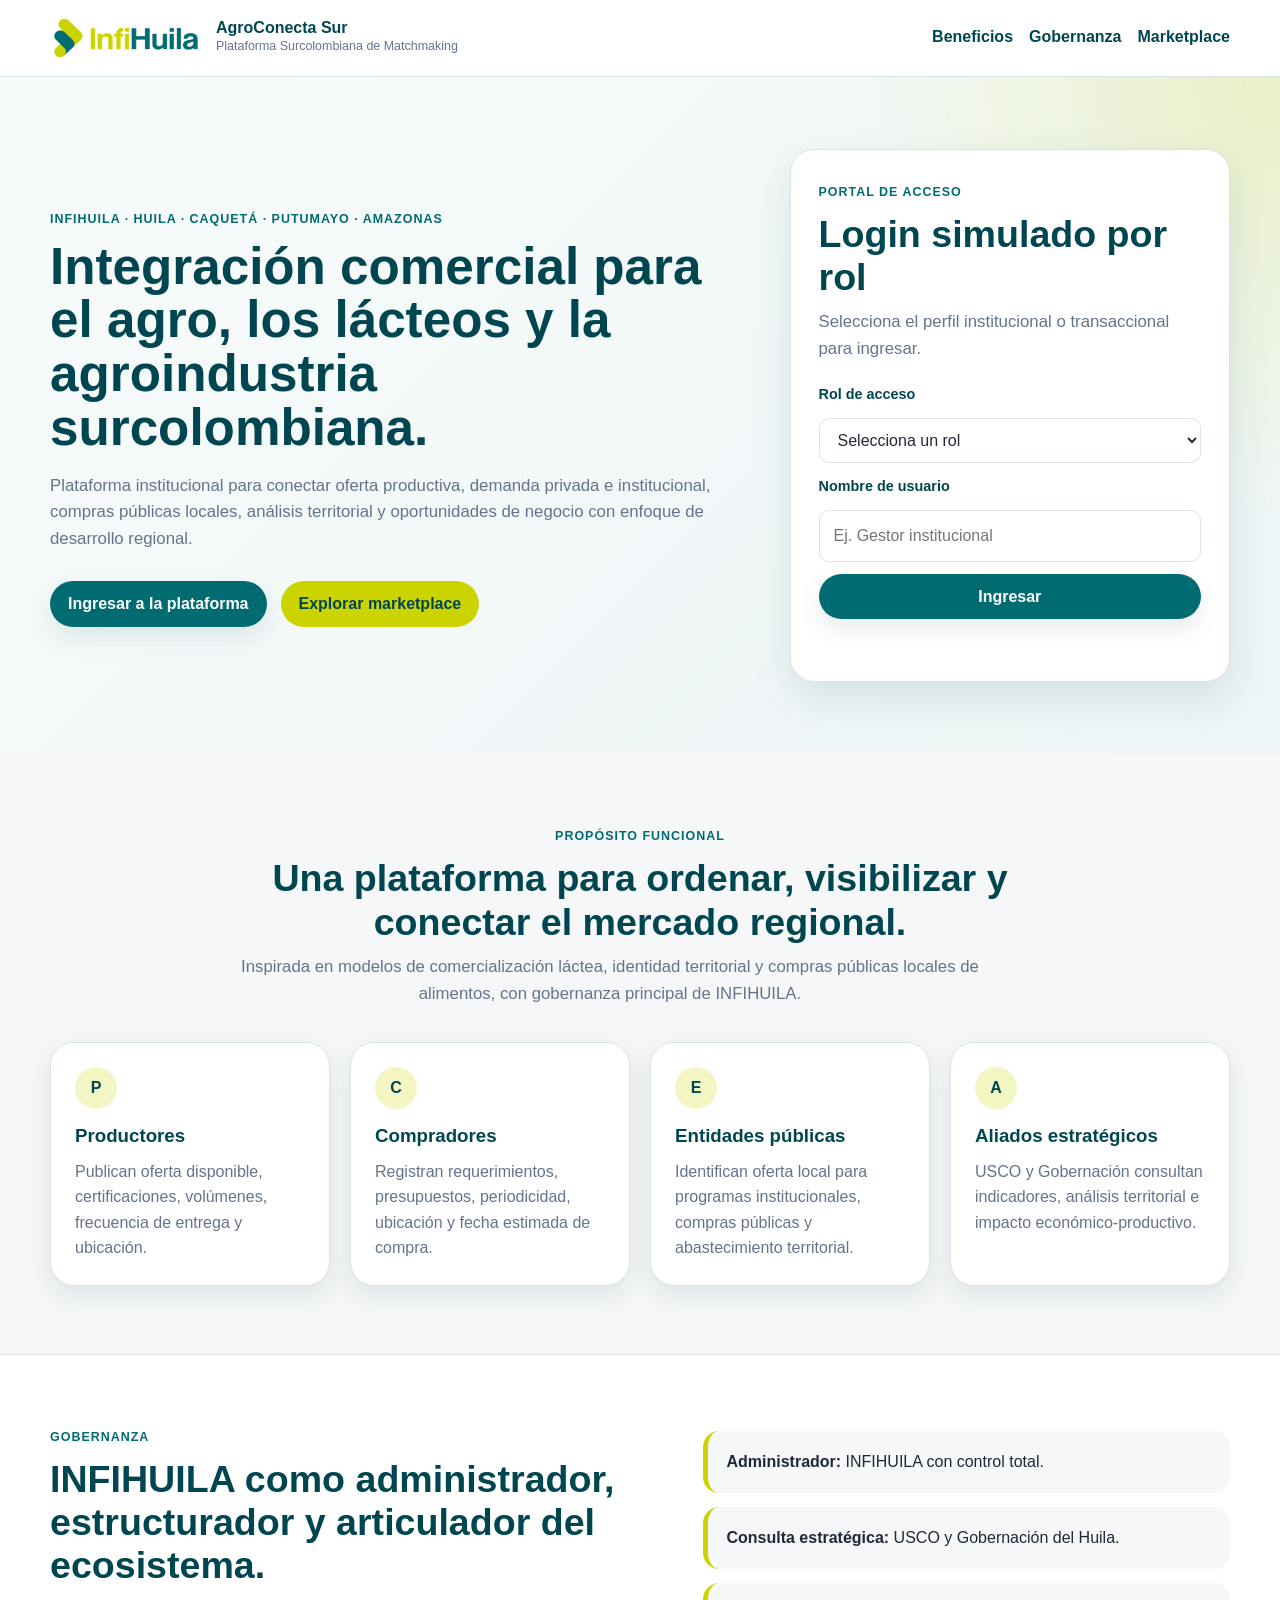
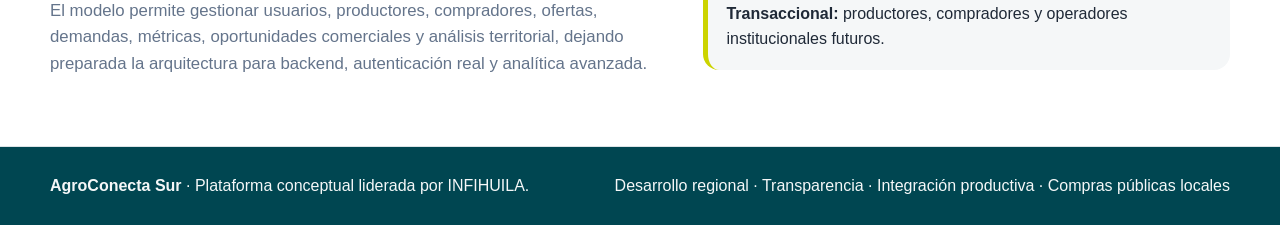
<file: index.html>
<!DOCTYPE html>
<html lang="es">
<head>
  <meta charset="UTF-8" />
  <meta name="viewport" content="width=device-width, initial-scale=1.0" />
  <title>AgroConecta Sur | Plataforma Surcolombiana de Matchmaking Agropecuario y Lácteo</title>
  <link rel="stylesheet" href="styles.css" />
</head>
<body data-page="landing">
  <header class="site-header">
    <div class="container header-content">
      <a class="brand" href="index.html" aria-label="Ir al inicio">
        <img class="brand-logo" src="[data-uri]" data-logo-path="./assets/logo-infihuila.png" alt="Logo INFIHUILA" />
        <div>
          <strong>AgroConecta Sur</strong>
          <span>Plataforma Surcolombiana de Matchmaking</span>
        </div>
      </a>
      <nav class="main-nav" aria-label="Navegación principal">
        <a href="#beneficios">Beneficios</a>
        <a href="#gobernanza">Gobernanza</a>
        <a href="marketplace.html">Marketplace</a>
      </nav>
    </div>
  </header>

  <main>
    <section class="hero">
      <div class="container hero-grid">
        <div class="hero-copy">
          <span class="eyebrow">INFIHUILA · Huila · Caquetá · Putumayo · Amazonas</span>
          <h1>Integración comercial para el agro, los lácteos y la agroindustria surcolombiana.</h1>
          <p>
            Plataforma institucional para conectar oferta productiva, demanda privada e institucional,
            compras públicas locales, análisis territorial y oportunidades de negocio con enfoque de
            desarrollo regional.
          </p>
          <div class="hero-actions">
            <a class="btn btn-primary" href="#acceso">Ingresar a la plataforma</a>
            <a class="btn btn-secondary" href="marketplace.html">Explorar marketplace</a>
          </div>
        </div>

        <aside class="login-card" id="acceso" aria-label="Portal de acceso simulado">
          <div class="section-heading compact">
            <span class="eyebrow">Portal de acceso</span>
            <h2>Login simulado por rol</h2>
            <p>Selecciona el perfil institucional o transaccional para ingresar.</p>
          </div>

          <form id="loginForm" class="form-stack">
            <label for="roleSelect">Rol de acceso</label>
            <select id="roleSelect" required>
              <option value="">Selecciona un rol</option>
              <option value="INFIHUILA">INFIHUILA</option>
              <option value="USCO">USCO</option>
              <option value="Gobernación del Huila">Gobernación del Huila</option>
              <option value="Productor">Productor</option>
              <option value="Comprador">Comprador</option>
            </select>
            <label for="userName">Nombre de usuario</label>
            <input id="userName" type="text" placeholder="Ej. Gestor institucional" required />
            <button class="btn btn-primary full" type="submit">Ingresar</button>
            <p id="loginMessage" class="form-message" role="status"></p>
          </form>
        </aside>
      </div>
    </section>

    <section class="section" id="beneficios">
      <div class="container">
        <div class="section-heading">
          <span class="eyebrow">Propósito funcional</span>
          <h2>Una plataforma para ordenar, visibilizar y conectar el mercado regional.</h2>
          <p>
            Inspirada en modelos de comercialización láctea, identidad territorial y compras públicas
            locales de alimentos, con gobernanza principal de INFIHUILA.
          </p>
        </div>

        <div class="cards-grid four">
          <article class="info-card">
            <span class="icon-pill">P</span>
            <h3>Productores</h3>
            <p>Publican oferta disponible, certificaciones, volúmenes, frecuencia de entrega y ubicación.</p>
          </article>
          <article class="info-card">
            <span class="icon-pill">C</span>
            <h3>Compradores</h3>
            <p>Registran requerimientos, presupuestos, periodicidad, ubicación y fecha estimada de compra.</p>
          </article>
          <article class="info-card">
            <span class="icon-pill">E</span>
            <h3>Entidades públicas</h3>
            <p>Identifican oferta local para programas institucionales, compras públicas y abastecimiento territorial.</p>
          </article>
          <article class="info-card">
            <span class="icon-pill">A</span>
            <h3>Aliados estratégicos</h3>
            <p>USCO y Gobernación consultan indicadores, análisis territorial e impacto económico-productivo.</p>
          </article>
        </div>
      </div>
    </section>

    <section class="section section-soft" id="gobernanza">
      <div class="container split-layout">
        <div>
          <span class="eyebrow">Gobernanza</span>
          <h2>INFIHUILA como administrador, estructurador y articulador del ecosistema.</h2>
          <p>
            El modelo permite gestionar usuarios, productores, compradores, ofertas, demandas, métricas,
            oportunidades comerciales y análisis territorial, dejando preparada la arquitectura para backend,
            autenticación real y analítica avanzada.
          </p>
        </div>
        <div class="role-list">
          <div><strong>Administrador:</strong> INFIHUILA con control total.</div>
          <div><strong>Consulta estratégica:</strong> USCO y Gobernación del Huila.</div>
          <div><strong>Transaccional:</strong> productores, compradores y operadores institucionales futuros.</div>
        </div>
      </div>
    </section>
  </main>

  <footer class="site-footer">
    <div class="container footer-grid">
      <p><strong>AgroConecta Sur</strong> · Plataforma conceptual liderada por INFIHUILA.</p>
      <p>Desarrollo regional · Transparencia · Integración productiva · Compras públicas locales</p>
    </div>
  </footer>

  <script src="app.js"></script>
</body>
</html>
</file>
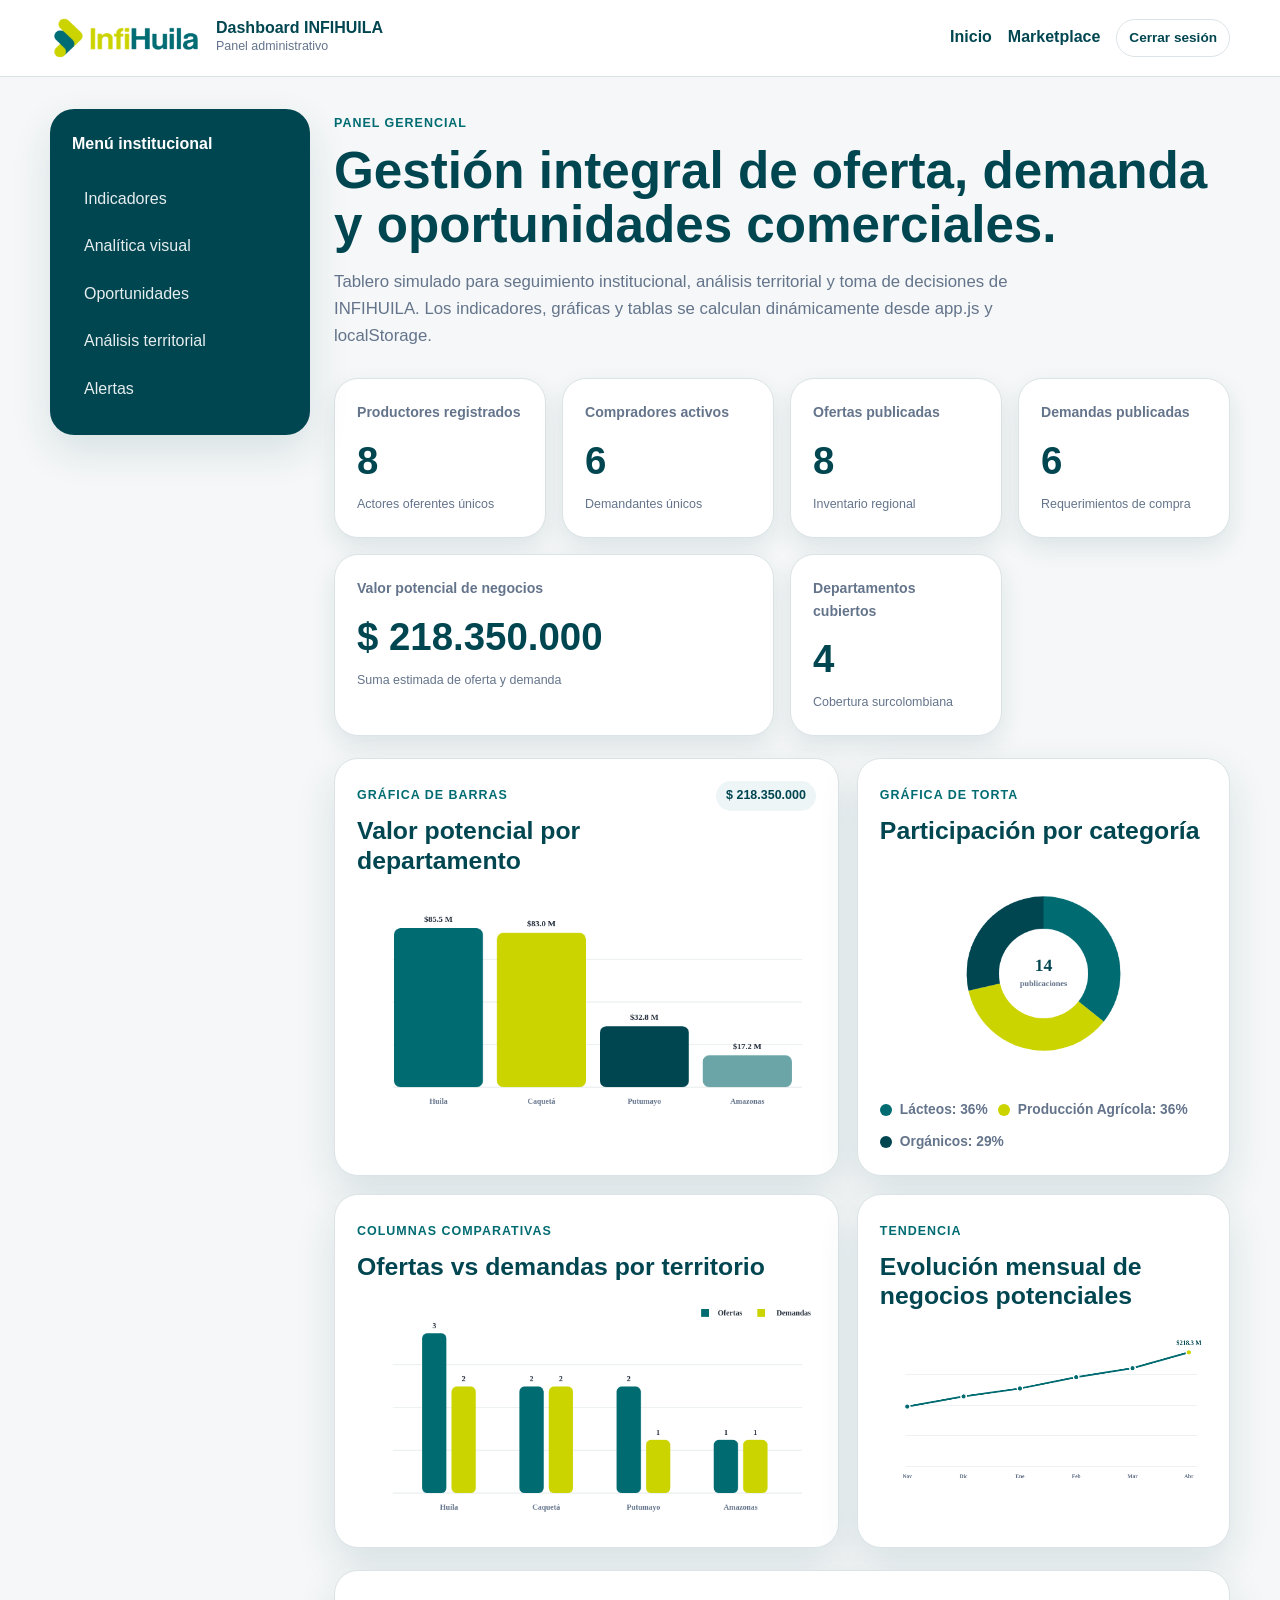
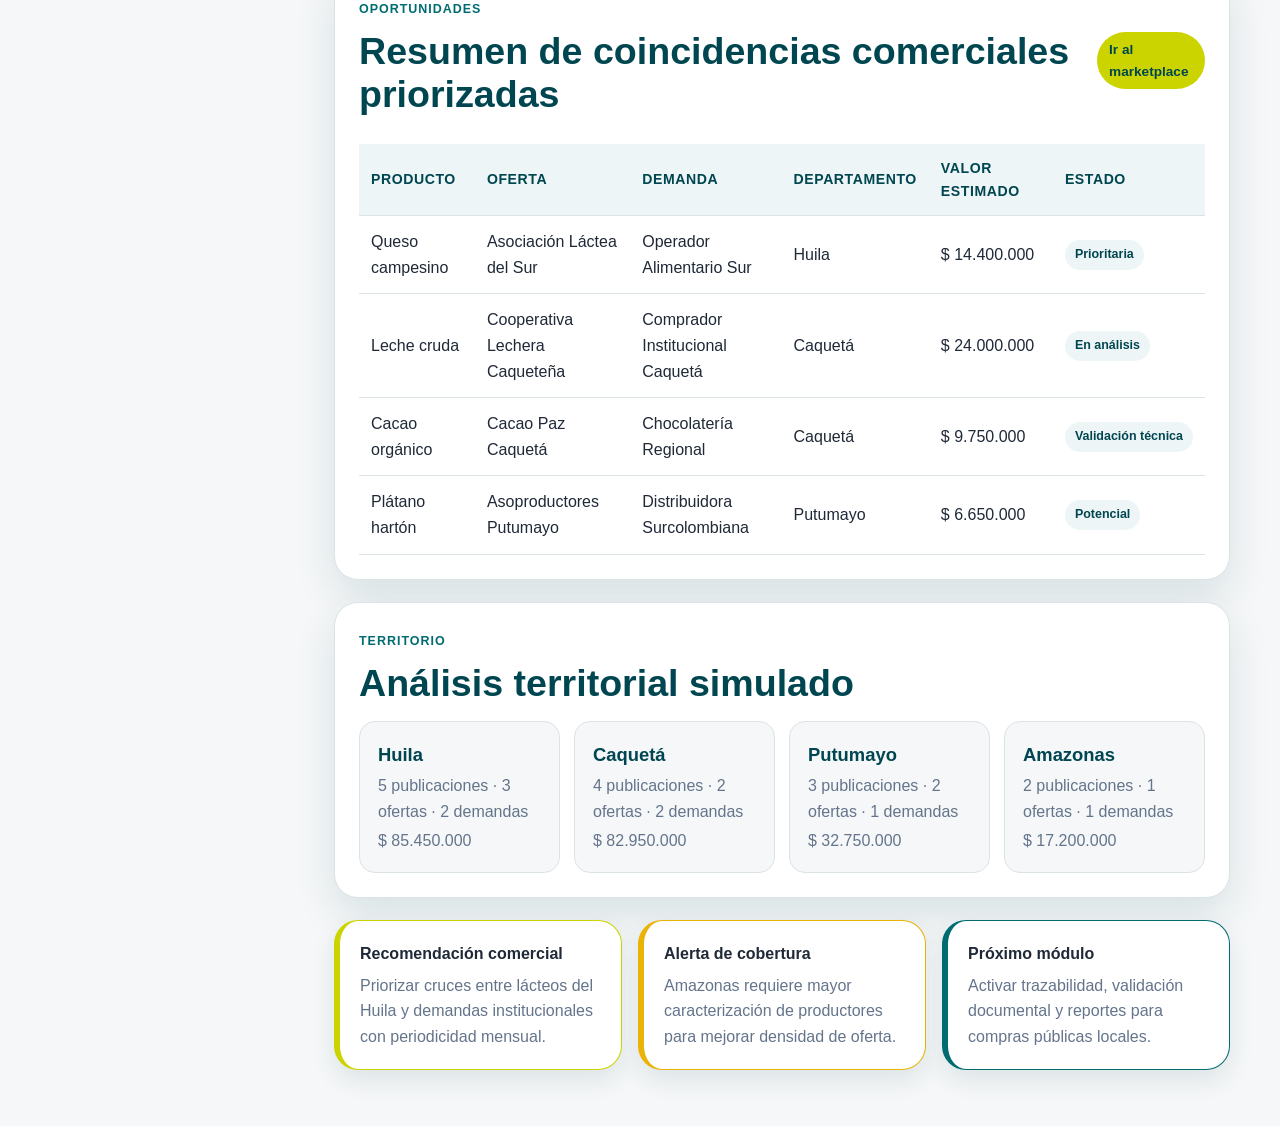
<file: dashboard_infihuila.html>
<!DOCTYPE html>
<html lang="es">
<head>
  <meta charset="UTF-8" />
  <meta name="viewport" content="width=device-width, initial-scale=1.0" />
  <title>Dashboard INFIHUILA | AgroConecta Sur</title>
  <link rel="stylesheet" href="styles.css" />
</head>
<body data-page="dashboard">
  <header class="site-header compact-header">
    <div class="container header-content">
      <a class="brand" href="index.html">
        <img class="brand-logo" src="[data-uri]" data-logo-path="./assets/logo-infihuila.png" alt="Logo INFIHUILA" />
        <div>
          <strong>Dashboard INFIHUILA</strong>
          <span id="sessionLabel">Panel administrativo</span>
        </div>
      </a>
      <nav class="main-nav">
        <a href="index.html">Inicio</a>
        <a href="marketplace.html">Marketplace</a>
        <button id="logoutBtn" class="btn btn-outline small" type="button">Cerrar sesión</button>
      </nav>
    </div>
  </header>

  <main class="dashboard-layout container">
    <aside class="sidebar">
      <h2>Menú institucional</h2>
      <a href="#indicadores">Indicadores</a>
      <a href="#analitica">Analítica visual</a>
      <a href="#oportunidades">Oportunidades</a>
      <a href="#territorio">Análisis territorial</a>
      <a href="#alertas">Alertas</a>
    </aside>

    <section class="dashboard-main">
      <div class="page-title">
        <span class="eyebrow">Panel gerencial</span>
        <h1>Gestión integral de oferta, demanda y oportunidades comerciales.</h1>
        <p>
          Tablero simulado para seguimiento institucional, análisis territorial y toma de decisiones
          de INFIHUILA. Los indicadores, gráficas y tablas se calculan dinámicamente desde app.js y localStorage.
        </p>
      </div>

      <section id="indicadores" class="kpi-grid" aria-label="Indicadores principales">
        <article class="kpi-card"><span>Productores registrados</span><strong id="kpiProductores">0</strong><small>Actores oferentes únicos</small></article>
        <article class="kpi-card"><span>Compradores activos</span><strong id="kpiCompradores">0</strong><small>Demandantes únicos</small></article>
        <article class="kpi-card"><span>Ofertas publicadas</span><strong id="kpiOfertas">0</strong><small>Inventario regional</small></article>
        <article class="kpi-card"><span>Demandas publicadas</span><strong id="kpiDemandas">0</strong><small>Requerimientos de compra</small></article>
        <article class="kpi-card wide"><span>Valor potencial de negocios</span><strong id="kpiValor">$0</strong><small>Suma estimada de oferta y demanda</small></article>
        <article class="kpi-card"><span>Departamentos cubiertos</span><strong id="kpiDepartamentos">0</strong><small>Cobertura surcolombiana</small></article>
      </section>

      <section id="analitica" class="analytics-grid" aria-label="Analítica visual">
        <article class="chart-card">
          <div class="chart-heading">
            <div>
              <span class="eyebrow">Gráfica de barras</span>
              <h2>Valor potencial por departamento</h2>
            </div>
            <span class="badge badge-neutral" id="totalValueBadge">COP $0</span>
          </div>
          <canvas id="chartDepartmentValue" width="720" height="360" aria-label="Valor potencial por departamento" role="img"></canvas>
        </article>

        <article class="chart-card">
          <div class="chart-heading">
            <div>
              <span class="eyebrow">Gráfica de torta</span>
              <h2>Participación por categoría</h2>
            </div>
          </div>
          <canvas id="chartCategoryPie" width="520" height="360" aria-label="Participación por categoría" role="img"></canvas>
          <div id="categoryLegend" class="chart-legend"></div>
        </article>

        <article class="chart-card">
          <div class="chart-heading">
            <div>
              <span class="eyebrow">Columnas comparativas</span>
              <h2>Ofertas vs demandas por territorio</h2>
            </div>
          </div>
          <canvas id="chartOfferDemand" width="720" height="360" aria-label="Ofertas y demandas por departamento" role="img"></canvas>
        </article>

        <article class="chart-card">
          <div class="chart-heading">
            <div>
              <span class="eyebrow">Tendencia</span>
              <h2>Evolución mensual de negocios potenciales</h2>
            </div>
          </div>
          <canvas id="chartTrend" width="720" height="360" aria-label="Tendencia mensual de valor potencial" role="img"></canvas>
        </article>
      </section>

      <section id="oportunidades" class="panel-card">
        <div class="panel-heading">
          <div>
            <span class="eyebrow">Oportunidades</span>
            <h2>Resumen de coincidencias comerciales priorizadas</h2>
          </div>
          <a class="btn btn-secondary small" href="marketplace.html">Ir al marketplace</a>
        </div>
        <div class="table-wrapper">
          <table>
            <thead>
              <tr>
                <th>Producto</th>
                <th>Oferta</th>
                <th>Demanda</th>
                <th>Departamento</th>
                <th>Valor estimado</th>
                <th>Estado</th>
              </tr>
            </thead>
            <tbody id="opportunitiesTable"></tbody>
          </table>
        </div>
      </section>

      <section id="territorio" class="panel-card">
        <span class="eyebrow">Territorio</span>
        <h2>Análisis territorial simulado</h2>
        <div id="territoryAnalysis" class="territory-grid"></div>
      </section>

      <section id="alertas" class="alerts-grid">
        <article class="alert-card success">
          <strong>Recomendación comercial</strong>
          <p>Priorizar cruces entre lácteos del Huila y demandas institucionales con periodicidad mensual.</p>
        </article>
        <article class="alert-card warning">
          <strong>Alerta de cobertura</strong>
          <p>Amazonas requiere mayor caracterización de productores para mejorar densidad de oferta.</p>
        </article>
        <article class="alert-card info">
          <strong>Próximo módulo</strong>
          <p>Activar trazabilidad, validación documental y reportes para compras públicas locales.</p>
        </article>
      </section>
    </section>
  </main>

  <script src="app.js"></script>
</body>
</html>
</file>
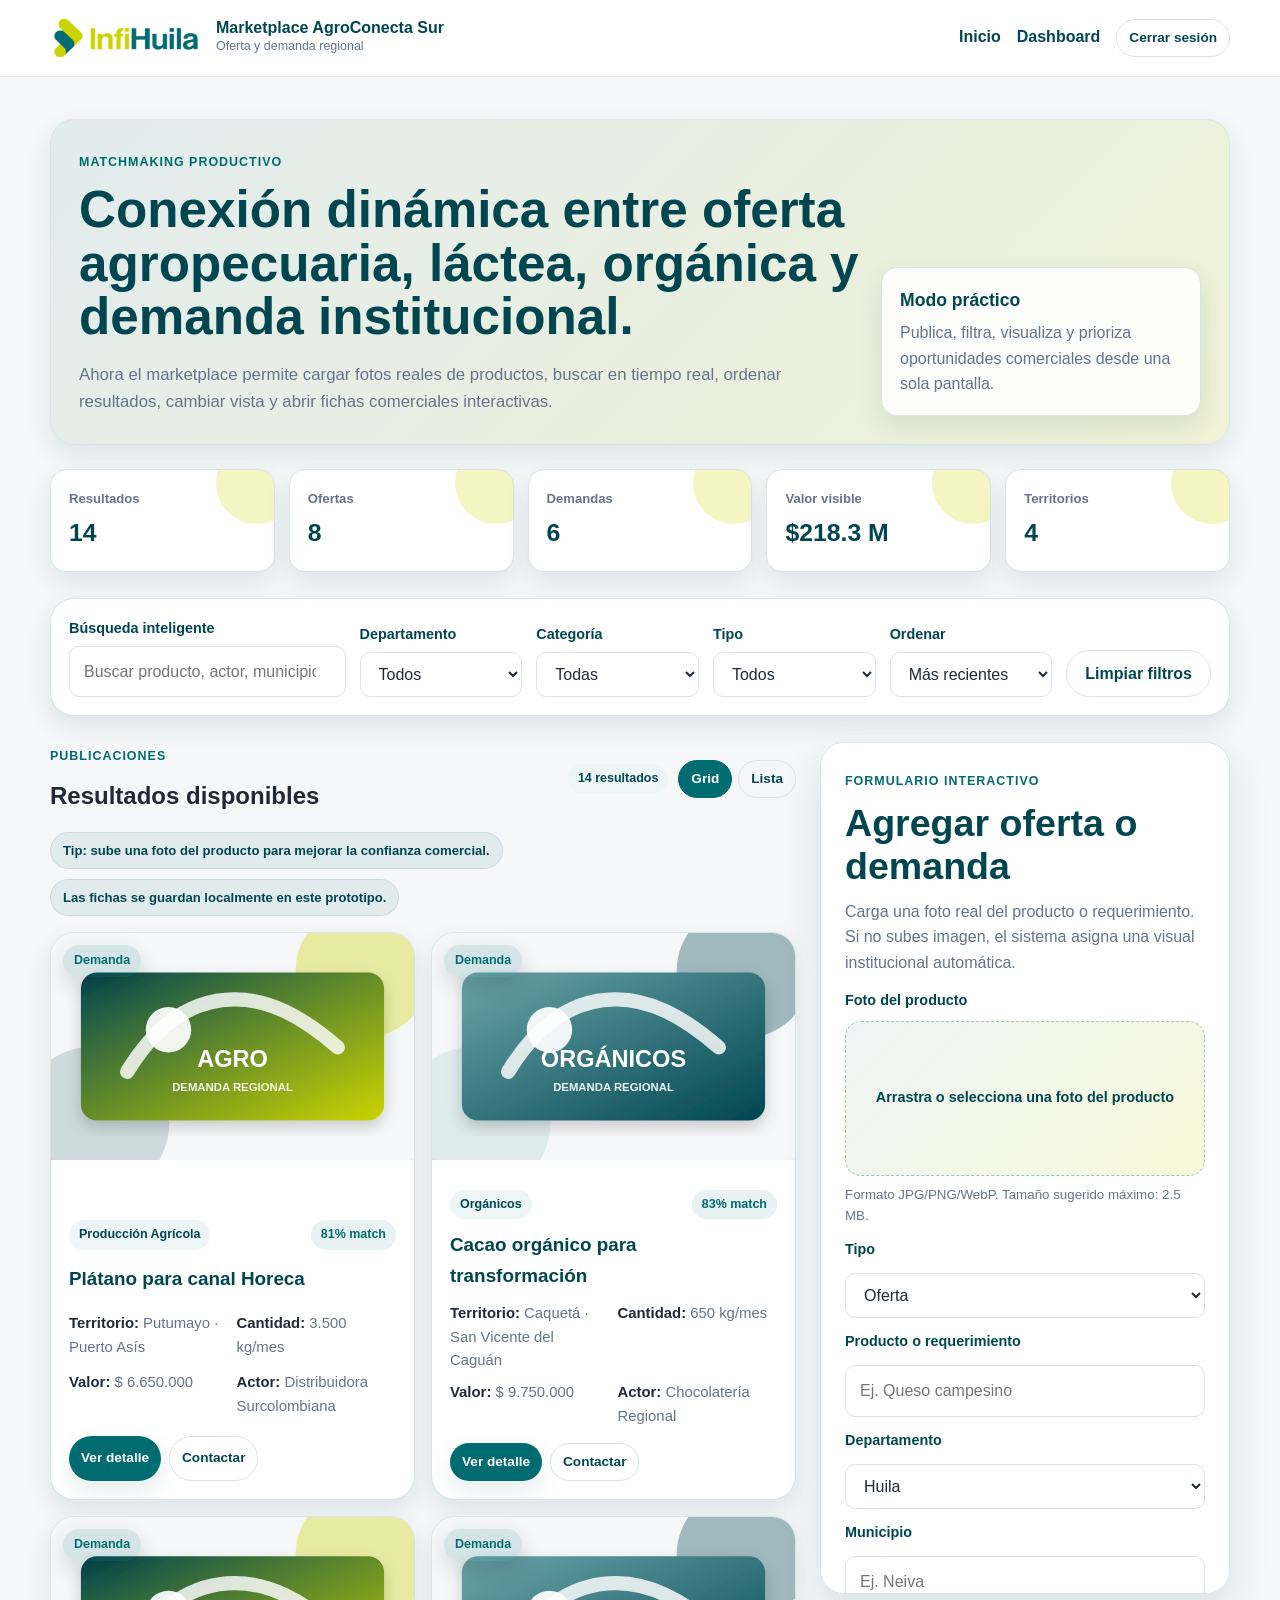
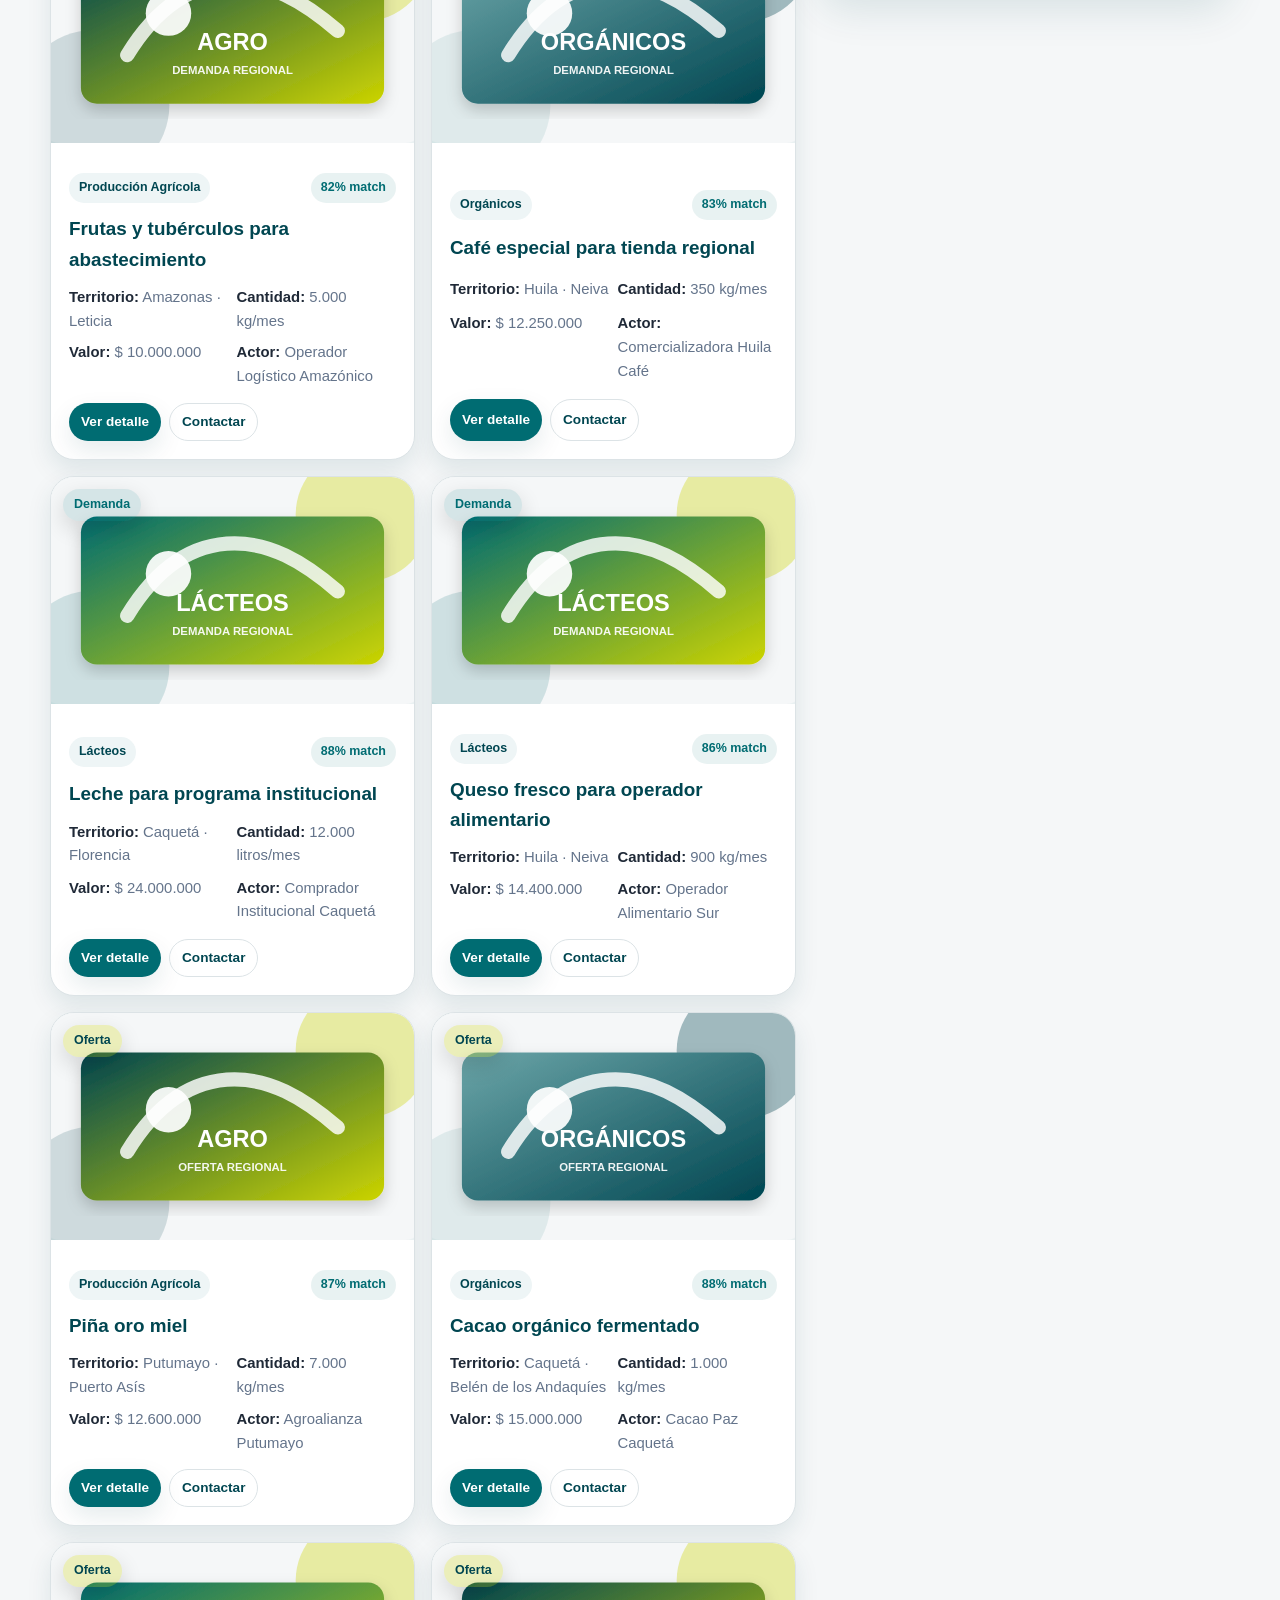
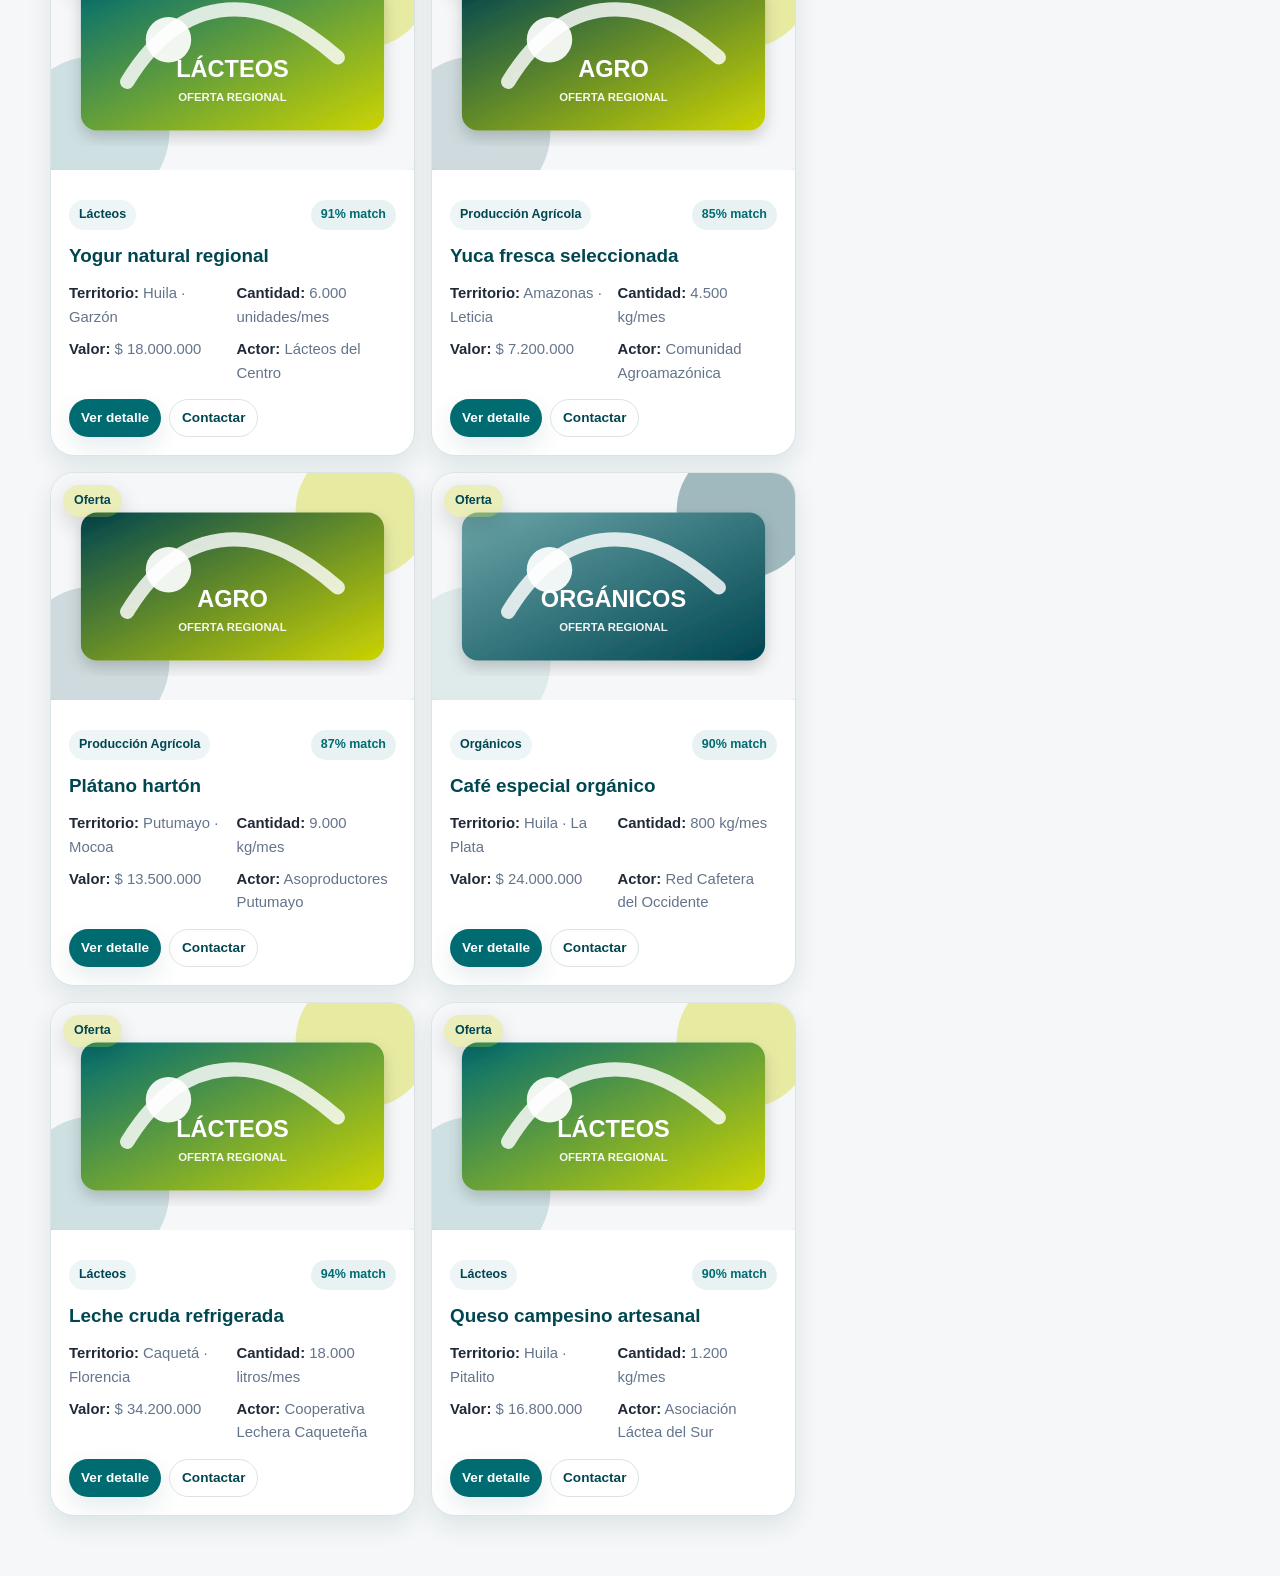
<file: marketplace.html>
<!DOCTYPE html>
<html lang="es">
<head>
  <meta charset="UTF-8" />
  <meta name="viewport" content="width=device-width, initial-scale=1.0" />
  <title>Marketplace | AgroConecta Sur</title>
  <link rel="stylesheet" href="styles.css" />
</head>
<body data-page="marketplace">
  <header class="site-header compact-header">
    <div class="container header-content">
      <a class="brand" href="index.html">
        <img class="brand-logo" src="[data-uri]" data-logo-path="./assets/logo-infihuila.png" alt="Logo INFIHUILA" />
        <div>
          <strong>Marketplace AgroConecta Sur</strong>
          <span>Oferta y demanda regional</span>
        </div>
      </a>
      <nav class="main-nav">
        <a href="index.html">Inicio</a>
        <a href="dashboard_infihuila.html">Dashboard</a>
        <button id="logoutBtn" class="btn btn-outline small" type="button">Cerrar sesión</button>
      </nav>
    </div>
  </header>

  <main class="container marketplace-page">
    <section class="page-title marketplace-hero-panel">
      <div>
        <span class="eyebrow">Matchmaking productivo</span>
        <h1>Conexión dinámica entre oferta agropecuaria, láctea, orgánica y demanda institucional.</h1>
        <p>Ahora el marketplace permite cargar fotos reales de productos, buscar en tiempo real, ordenar resultados, cambiar vista y abrir fichas comerciales interactivas.</p>
      </div>
      <div class="hero-micro-card">
        <strong>Modo práctico</strong>
        <span>Publica, filtra, visualiza y prioriza oportunidades comerciales desde una sola pantalla.</span>
      </div>
    </section>

    <section class="market-kpi-strip" aria-label="Indicadores del marketplace">
      <article><span>Resultados</span><strong id="marketKpiResults">0</strong></article>
      <article><span>Ofertas</span><strong id="marketKpiOffers">0</strong></article>
      <article><span>Demandas</span><strong id="marketKpiDemands">0</strong></article>
      <article><span>Valor visible</span><strong id="marketKpiValue">$0</strong></article>
      <article><span>Territorios</span><strong id="marketKpiTerritories">0</strong></article>
    </section>

    <section class="filters-panel advanced-filters" aria-label="Filtros del marketplace">
      <div class="filter-control search-control">
        <label for="searchFilter">Búsqueda inteligente</label>
        <input id="searchFilter" type="search" placeholder="Buscar producto, actor, municipio o categoría" />
      </div>
      <div class="filter-control">
        <label for="departmentFilter">Departamento</label>
        <select id="departmentFilter">
          <option value="Todos">Todos</option>
          <option value="Huila">Huila</option>
          <option value="Caquetá">Caquetá</option>
          <option value="Putumayo">Putumayo</option>
          <option value="Amazonas">Amazonas</option>
        </select>
      </div>
      <div class="filter-control">
        <label for="categoryFilter">Categoría</label>
        <select id="categoryFilter">
          <option value="Todas">Todas</option>
          <option value="Lácteos">Lácteos</option>
          <option value="Producción Agrícola">Producción Agrícola</option>
          <option value="Orgánicos">Orgánicos</option>
        </select>
      </div>
      <div class="filter-control">
        <label for="typeFilter">Tipo</label>
        <select id="typeFilter">
          <option value="Todos">Todos</option>
          <option value="Oferta">Oferta</option>
          <option value="Demanda">Demanda</option>
        </select>
      </div>
      <div class="filter-control">
        <label for="sortFilter">Ordenar</label>
        <select id="sortFilter">
          <option value="recientes">Más recientes</option>
          <option value="valor_desc">Mayor valor</option>
          <option value="valor_asc">Menor valor</option>
          <option value="cantidad_desc">Mayor cantidad</option>
          <option value="nombre">Nombre A-Z</option>
        </select>
      </div>
      <button id="clearFiltersBtn" class="btn btn-outline" type="button">Limpiar filtros</button>
    </section>

    <section class="marketplace-content enhanced-marketplace">
      <div>
        <div class="panel-heading marketplace-heading">
          <div>
            <span class="eyebrow">Publicaciones</span>
            <h2>Resultados disponibles</h2>
          </div>
          <div class="market-actions">
            <span id="resultsCount" class="badge badge-neutral">0 resultados</span>
            <div class="view-toggle" aria-label="Cambiar vista">
              <button class="btn btn-outline small is-active" type="button" data-view="grid">Grid</button>
              <button class="btn btn-outline small" type="button" data-view="list">Lista</button>
            </div>
          </div>
        </div>
        <div class="quick-tips">
          <span>Tip: sube una foto del producto para mejorar la confianza comercial.</span>
          <span>Las fichas se guardan localmente en este prototipo.</span>
        </div>
        <div id="marketplaceGrid" class="marketplace-grid"></div>
        <p id="emptyState" class="empty-state hidden">No hay resultados con los filtros seleccionados. Ajusta los filtros o registra una nueva publicación.</p>
      </div>

      <aside class="panel-card form-panel smart-form-panel">
        <span class="eyebrow">Formulario interactivo</span>
        <h2>Agregar oferta o demanda</h2>
        <p class="form-help">Carga una foto real del producto o requerimiento. Si no subes imagen, el sistema asigna una visual institucional automática.</p>
        <form id="publicationForm" class="form-stack">
          <div class="photo-uploader">
            <label for="pubPhoto">Foto del producto</label>
            <label id="photoPreview" class="photo-preview" for="pubPhoto">
              <input id="pubPhoto" type="file" accept="image/*" />
              <span id="photoPreviewText">Arrastra o selecciona una foto del producto</span>
            </label>
            <small>Formato JPG/PNG/WebP. Tamaño sugerido máximo: 2.5 MB.</small>
          </div>

          <label for="pubType">Tipo</label>
          <select id="pubType" required>
            <option value="Oferta">Oferta</option>
            <option value="Demanda">Demanda</option>
          </select>

          <label for="pubName">Producto o requerimiento</label>
          <input id="pubName" type="text" placeholder="Ej. Queso campesino" required />

          <label for="pubDepartment">Departamento</label>
          <select id="pubDepartment" required>
            <option value="Huila">Huila</option>
            <option value="Caquetá">Caquetá</option>
            <option value="Putumayo">Putumayo</option>
            <option value="Amazonas">Amazonas</option>
          </select>

          <label for="pubMunicipality">Municipio</label>
          <input id="pubMunicipality" type="text" placeholder="Ej. Neiva" required />

          <label for="pubCategory">Categoría</label>
          <select id="pubCategory" required>
            <option value="Lácteos">Lácteos</option>
            <option value="Producción Agrícola">Producción Agrícola</option>
            <option value="Orgánicos">Orgánicos</option>
          </select>

          <div class="two-cols">
            <div>
              <label for="pubQuantity">Cantidad</label>
              <input id="pubQuantity" type="number" min="1" placeholder="100" required />
            </div>
            <div>
              <label for="pubUnit">Unidad</label>
              <input id="pubUnit" type="text" placeholder="kg / litros" required />
            </div>
          </div>

          <label for="pubPrice">Precio o presupuesto estimado</label>
          <input id="pubPrice" type="number" min="0" placeholder="2500000" required />

          <label for="pubActor">Actor que publica</label>
          <input id="pubActor" type="text" placeholder="Asociación / Comprador" required />

          <button class="btn btn-primary full" type="submit">Agregar publicación visual</button>
          <p id="publicationMessage" class="form-message" role="status"></p>
        </form>
      </aside>
    </section>

    <div id="publicationModal" class="modal-overlay hidden" aria-hidden="true">
      <div id="modalBody" class="modal-card" role="dialog" aria-modal="true" aria-label="Detalle de publicación"></div>
    </div>
  </main>

  <script src="app.js"></script>
</body>
</html>
</file>
<file: styles.css>
/* =========================================================
   AgroConecta Sur - CSS institucional puro
   Paleta INFIHUILA y diseño responsive sin frameworks
   ========================================================= */
:root {
  --color-primary: #006C72;
  --color-accent: #CCD400;
  --color-dark: #004651;
  --color-bg: #F5F7F8;
  --color-text: #1F2937;
  --color-white: #FFFFFF;
  --color-muted: #64748B;
  --color-border: #DCE3E6;
  --shadow-soft: 0 16px 40px rgba(0, 70, 81, 0.12);
  --shadow-card: 0 10px 24px rgba(0, 70, 81, 0.10);
  --radius-sm: 10px;
  --radius-md: 16px;
  --radius-lg: 24px;
  --container: 1180px;
  --transition: 180ms ease;
}

* { box-sizing: border-box; margin: 0; padding: 0; }
html { scroll-behavior: smooth; }
body {
  font-family: "Trebuchet MS", Arial, sans-serif;
  background: var(--color-bg);
  color: var(--color-text);
  line-height: 1.6;
}
a { color: inherit; text-decoration: none; }
button, input, select { font: inherit; }
img { max-width: 100%; display: block; }
.container { width: min(100% - 32px, var(--container)); margin: 0 auto; }
.hidden { display: none !important; }

/* Header */
.site-header {
  position: sticky;
  top: 0;
  z-index: 20;
  background: rgba(255, 255, 255, 0.94);
  border-bottom: 1px solid var(--color-border);
  backdrop-filter: blur(12px);
}
.compact-header { position: static; }
.header-content {
  min-height: 76px;
  display: flex;
  align-items: center;
  justify-content: space-between;
  gap: 24px;
}
.brand { display: flex; align-items: center; gap: 14px; min-width: 0; }
.brand-logo {
  width: 152px;
  max-width: 34vw;
  height: 48px;
  object-fit: contain;
  object-position: left center;
  display: block;
  border-radius: 0;
  background: transparent;
  padding: 0;
}
.brand strong { display: block; font-size: 1rem; color: var(--color-dark); line-height: 1.1; }
.brand span { display: block; font-size: .78rem; color: var(--color-muted); }
.main-nav { display: flex; align-items: center; gap: 16px; color: var(--color-dark); font-weight: 700; }
.main-nav a { padding: 8px 0; border-bottom: 2px solid transparent; }
.main-nav a:hover { border-color: var(--color-accent); }

/* Buttons */
.btn {
  border: 0;
  cursor: pointer;
  display: inline-flex;
  align-items: center;
  justify-content: center;
  gap: 8px;
  min-height: 44px;
  padding: 10px 18px;
  border-radius: 999px;
  font-weight: 800;
  transition: transform var(--transition), box-shadow var(--transition), background var(--transition);
}
.btn:hover { transform: translateY(-1px); }
.btn-primary { background: var(--color-primary); color: var(--color-white); box-shadow: var(--shadow-card); }
.btn-primary:hover { background: var(--color-dark); }
.btn-secondary { background: var(--color-accent); color: var(--color-dark); }
.btn-outline { background: transparent; color: var(--color-dark); border: 1px solid var(--color-border); }
.btn.small { min-height: 36px; padding: 7px 12px; font-size: .85rem; }
.btn.full { width: 100%; }

/* Landing */
.hero {
  padding: 72px 0;
  background:
    radial-gradient(circle at top right, rgba(204, 212, 0, 0.20), transparent 30%),
    linear-gradient(135deg, #f8fbfb 0%, #edf5f6 100%);
}
.hero-grid { display: grid; grid-template-columns: 1.35fr .85fr; gap: 40px; align-items: center; }
.eyebrow {
  display: inline-block;
  color: var(--color-primary);
  font-size: .78rem;
  font-weight: 900;
  text-transform: uppercase;
  letter-spacing: .08em;
  margin-bottom: 10px;
}
.hero h1, .page-title h1 { font-size: clamp(2rem, 4vw, 4rem); line-height: 1.05; color: var(--color-dark); margin-bottom: 18px; }
.hero p, .page-title p, .section-heading p, .split-layout p { color: var(--color-muted); font-size: 1.05rem; max-width: 760px; }
.hero-actions { display: flex; gap: 14px; flex-wrap: wrap; margin-top: 28px; }
.login-card, .panel-card, .info-card, .kpi-card, .alert-card {
  background: var(--color-white);
  border: 1px solid var(--color-border);
  border-radius: var(--radius-lg);
  box-shadow: var(--shadow-soft);
}
.login-card { padding: 28px; }
.section { padding: 68px 0; }
.section-soft { background: var(--color-white); border-top: 1px solid var(--color-border); border-bottom: 1px solid var(--color-border); }
.section-heading { text-align: center; max-width: 820px; margin: 0 auto 34px; }
.section-heading.compact { text-align: left; margin-bottom: 20px; }
.section-heading h2, .panel-card h2, .form-panel h2, .split-layout h2 { color: var(--color-dark); font-size: clamp(1.5rem, 3vw, 2.35rem); line-height: 1.15; margin-bottom: 10px; }
.cards-grid { display: grid; gap: 20px; }
.cards-grid.four { grid-template-columns: repeat(4, 1fr); }
.info-card { padding: 24px; box-shadow: var(--shadow-card); }
.info-card h3 { color: var(--color-dark); margin: 12px 0 8px; }
.info-card p { color: var(--color-muted); }
.icon-pill {
  display: inline-grid; place-items: center;
  width: 42px; height: 42px;
  border-radius: 50%;
  background: rgba(204, 212, 0, .24);
  color: var(--color-dark);
  font-weight: 900;
}
.split-layout { display: grid; grid-template-columns: 1fr .85fr; gap: 34px; align-items: center; }
.role-list { display: grid; gap: 14px; }
.role-list div { padding: 18px; background: var(--color-bg); border-left: 5px solid var(--color-accent); border-radius: var(--radius-md); }
.site-footer { padding: 26px 0; background: var(--color-dark); color: var(--color-white); }
.footer-grid { display: flex; justify-content: space-between; gap: 16px; flex-wrap: wrap; opacity: .96; }

/* Forms */
.form-stack { display: grid; gap: 12px; }
label { color: var(--color-dark); font-weight: 800; font-size: .9rem; }
input, select {
  width: 100%;
  border: 1px solid var(--color-border);
  border-radius: var(--radius-sm);
  padding: 12px 14px;
  background: var(--color-white);
  color: var(--color-text);
  outline: none;
}
input:focus, select:focus { border-color: var(--color-primary); box-shadow: 0 0 0 3px rgba(0, 108, 114, .14); }
.form-message { min-height: 22px; color: var(--color-primary); font-weight: 800; }
.two-cols { display: grid; grid-template-columns: 1fr 1fr; gap: 12px; }

/* Dashboard */
.dashboard-layout { display: grid; grid-template-columns: 260px 1fr; gap: 24px; padding: 32px 0 56px; }
.sidebar {
  align-self: start;
  position: sticky;
  top: 24px;
  background: var(--color-dark);
  color: var(--color-white);
  border-radius: var(--radius-lg);
  padding: 22px;
  box-shadow: var(--shadow-soft);
}
.sidebar h2 { font-size: 1rem; margin-bottom: 18px; }
.sidebar a { display: block; padding: 11px 12px; border-radius: var(--radius-sm); color: rgba(255,255,255,.9); }
.sidebar a:hover { background: rgba(255,255,255,.1); }
.dashboard-main { display: grid; gap: 22px; }
.page-title { margin-bottom: 6px; }
.kpi-grid { display: grid; grid-template-columns: repeat(4, 1fr); gap: 16px; }
.kpi-card { padding: 22px; box-shadow: var(--shadow-card); }
.kpi-card span { display: block; color: var(--color-muted); font-weight: 800; font-size: .88rem; }
.kpi-card strong { display: block; color: var(--color-dark); font-size: clamp(1.8rem, 3vw, 2.5rem); margin-top: 6px; }
.kpi-card.wide { grid-column: span 2; }
.panel-card { padding: 24px; }
.panel-heading { display: flex; justify-content: space-between; align-items: center; gap: 18px; margin-bottom: 18px; }
.table-wrapper { overflow-x: auto; }
table { width: 100%; border-collapse: collapse; min-width: 720px; }
th, td { padding: 13px 12px; text-align: left; border-bottom: 1px solid var(--color-border); }
th { color: var(--color-dark); background: #eef5f6; font-size: .88rem; text-transform: uppercase; letter-spacing: .04em; }
td { color: var(--color-text); }
.territory-grid { display: grid; grid-template-columns: repeat(4, 1fr); gap: 14px; margin-top: 16px; }
.territory-card { background: var(--color-bg); border-radius: var(--radius-md); padding: 18px; border: 1px solid var(--color-border); }
.territory-card strong { color: var(--color-dark); display: block; font-size: 1.15rem; }
.territory-card span { color: var(--color-muted); display: block; margin-top: 4px; }
.alerts-grid { display: grid; grid-template-columns: repeat(3, 1fr); gap: 16px; }
.alert-card { padding: 20px; border-left: 6px solid var(--color-primary); box-shadow: var(--shadow-card); }
.alert-card.success { border-color: var(--color-accent); }
.alert-card.warning { border-color: #EAB308; }
.alert-card.info { border-color: var(--color-primary); }
.alert-card p { color: var(--color-muted); margin-top: 6px; }

/* Marketplace */
.marketplace-page { padding: 42px 0 60px; }
.filters-panel {
  background: var(--color-white);
  border: 1px solid var(--color-border);
  border-radius: var(--radius-lg);
  box-shadow: var(--shadow-card);
  padding: 18px;
  display: grid;
  grid-template-columns: repeat(3, 1fr) auto;
  align-items: end;
  gap: 14px;
  margin: 26px 0;
}
.filter-control { display: grid; gap: 6px; }
.marketplace-content { display: grid; grid-template-columns: 1fr 380px; gap: 24px; align-items: start; }
.marketplace-heading { margin-bottom: 16px; }
.marketplace-grid { display: grid; grid-template-columns: repeat(2, 1fr); gap: 16px; }
.publication-card {
  background: var(--color-white);
  border: 1px solid var(--color-border);
  border-radius: var(--radius-lg);
  box-shadow: var(--shadow-card);
  padding: 20px;
  display: grid;
  gap: 12px;
}
.publication-card h3 { color: var(--color-dark); font-size: 1.18rem; }
.card-meta { display: grid; grid-template-columns: 1fr 1fr; gap: 8px; color: var(--color-muted); font-size: .93rem; }
.card-meta strong { color: var(--color-text); }
.card-footer { display: flex; justify-content: space-between; align-items: center; gap: 12px; flex-wrap: wrap; margin-top: 4px; }
.badge {
  display: inline-flex;
  align-items: center;
  border-radius: 999px;
  padding: 5px 10px;
  font-size: .78rem;
  font-weight: 900;
  white-space: nowrap;
}
.badge-offer { background: rgba(204, 212, 0, .25); color: var(--color-dark); }
.badge-demand { background: rgba(0, 108, 114, .13); color: var(--color-primary); }
.badge-neutral { background: #eef5f6; color: var(--color-dark); }
.form-panel { position: sticky; top: 24px; }
.empty-state {
  padding: 28px;
  background: var(--color-white);
  border: 1px dashed var(--color-border);
  border-radius: var(--radius-lg);
  text-align: center;
  color: var(--color-muted);
  font-weight: 800;
}

/* Responsive */
@media (max-width: 1024px) {
  .hero-grid, .split-layout, .marketplace-content, .dashboard-layout { grid-template-columns: 1fr; }
  .cards-grid.four, .kpi-grid, .territory-grid { grid-template-columns: repeat(2, 1fr); }
  .sidebar, .form-panel { position: static; }
  .filters-panel { grid-template-columns: repeat(2, 1fr); }
}
@media (max-width: 720px) {
  .header-content, .main-nav, .footer-grid { flex-direction: column; align-items: flex-start; }
  .main-nav { width: 100%; gap: 10px; }
  .hero { padding: 42px 0; }
  .cards-grid.four, .kpi-grid, .territory-grid, .alerts-grid, .marketplace-grid, .filters-panel, .two-cols { grid-template-columns: 1fr; }
  .kpi-card.wide { grid-column: auto; }
  .panel-heading { align-items: flex-start; flex-direction: column; }
}

/* Analítica visual: KPIs + gráficas Canvas sin dependencias externas */
.kpi-card small {
  display: block;
  color: var(--color-muted);
  margin-top: 4px;
  font-size: .78rem;
}
.analytics-grid {
  display: grid;
  grid-template-columns: 1.15fr .85fr;
  gap: 18px;
}
.chart-card {
  background: var(--color-white);
  border: 1px solid var(--color-border);
  border-radius: var(--radius-lg);
  box-shadow: var(--shadow-soft);
  padding: 22px;
  min-width: 0;
}
.chart-card:nth-child(3),
.chart-card:nth-child(4) { grid-column: span 1; }
.chart-heading {
  display: flex;
  align-items: flex-start;
  justify-content: space-between;
  gap: 14px;
  margin-bottom: 14px;
}
.chart-heading h2 {
  color: var(--color-dark);
  font-size: clamp(1.15rem, 2vw, 1.55rem);
  line-height: 1.2;
}
.chart-card canvas {
  width: 100%;
  height: auto;
  display: block;
  border-radius: var(--radius-md);
  background: linear-gradient(180deg, #ffffff, #f8fbfb);
}
.chart-legend {
  display: flex;
  gap: 10px;
  flex-wrap: wrap;
  margin-top: 12px;
}
.legend-item {
  display: inline-flex;
  align-items: center;
  gap: 8px;
  color: var(--color-muted);
  font-size: .86rem;
  font-weight: 800;
}
.legend-dot {
  width: 12px;
  height: 12px;
  border-radius: 50%;
  background: var(--dot-color);
}

@media (max-width: 1024px) {
  .analytics-grid { grid-template-columns: 1fr; }
}

@media (max-width: 720px) {
  .brand-logo { width: 132px; height: 42px; padding: 0; }
}

/* Marketplace v6: fotos, búsqueda, vista dinámica y modal */
.marketplace-hero-panel {
  display: grid;
  grid-template-columns: minmax(0, 1fr) 320px;
  gap: 22px;
  align-items: end;
  background: linear-gradient(135deg, rgba(0,108,114,.08), rgba(204,212,0,.14));
  border: 1px solid var(--color-border);
  border-radius: var(--radius-lg);
  padding: 28px;
  box-shadow: var(--shadow-card);
}
.hero-micro-card {
  background: rgba(255,255,255,.86);
  border: 1px solid var(--color-border);
  border-radius: var(--radius-md);
  padding: 18px;
  box-shadow: var(--shadow-card);
}
.hero-micro-card strong { display:block; color: var(--color-dark); font-size: 1.1rem; }
.hero-micro-card span { display:block; color: var(--color-muted); margin-top: 6px; }
.market-kpi-strip {
  display: grid;
  grid-template-columns: repeat(5, 1fr);
  gap: 14px;
  margin: 24px 0;
}
.market-kpi-strip article {
  background: var(--color-white);
  border: 1px solid var(--color-border);
  border-radius: var(--radius-md);
  padding: 18px;
  box-shadow: var(--shadow-card);
  position: relative;
  overflow: hidden;
}
.market-kpi-strip article::after {
  content: "";
  position: absolute;
  right: -24px;
  top: -28px;
  width: 82px;
  height: 82px;
  border-radius: 50%;
  background: rgba(204,212,0,.24);
}
.market-kpi-strip span { display:block; color: var(--color-muted); font-weight: 800; font-size: .82rem; }
.market-kpi-strip strong { display:block; color: var(--color-dark); font-size: 1.55rem; margin-top: 4px; }
.advanced-filters { grid-template-columns: minmax(240px, 1.7fr) repeat(4, minmax(130px, 1fr)) auto; }
.search-control input { min-width: 220px; }
.enhanced-marketplace { grid-template-columns: minmax(0, 1fr) 410px; }
.market-actions { display: flex; align-items: center; gap: 10px; flex-wrap: wrap; justify-content: flex-end; }
.view-toggle { display:flex; gap: 6px; }
.view-toggle .is-active { background: var(--color-primary); color: var(--color-white); border-color: var(--color-primary); }
.quick-tips { display:flex; gap: 10px; flex-wrap: wrap; margin: 0 0 16px; }
.quick-tips span {
  background: rgba(0,108,114,.08);
  color: var(--color-dark);
  border: 1px solid rgba(0,108,114,.12);
  border-radius: 999px;
  padding: 7px 12px;
  font-weight: 800;
  font-size: .82rem;
}
.publication-card.interactive-card {
  padding: 0;
  overflow: hidden;
  transition: transform var(--transition), box-shadow var(--transition), border-color var(--transition);
}
.publication-card.interactive-card:hover {
  transform: translateY(-4px);
  box-shadow: 0 20px 45px rgba(0,70,81,.14);
  border-color: rgba(0,108,114,.30);
}
.publication-image-wrap { position: relative; aspect-ratio: 16 / 10; background: #eaf1f2; overflow: hidden; }
.publication-image { width: 100%; height: 100%; object-fit: cover; transition: transform .38s ease; }
.publication-card:hover .publication-image { transform: scale(1.04); }
.floating-badge {
  position: absolute;
  top: 12px;
  left: 12px;
  display: inline-flex;
  border-radius: 999px;
  padding: 6px 11px;
  font-size: .78rem;
  font-weight: 900;
  box-shadow: 0 8px 22px rgba(0,0,0,.14);
}
.publication-body { padding: 18px; display: grid; gap: 11px; }
.card-footer.compact { margin: 0; }
.match-score {
  color: var(--color-primary);
  background: rgba(0,108,114,.09);
  border-radius: 999px;
  padding: 5px 10px;
  font-weight: 900;
  font-size: .78rem;
}
.card-actions { display:flex; gap: 8px; flex-wrap: wrap; margin-top: 3px; }
.marketplace-grid.list-view { grid-template-columns: 1fr; }
.marketplace-grid.list-view .publication-card { grid-template-columns: 240px 1fr; display: grid; }
.marketplace-grid.list-view .publication-image-wrap { aspect-ratio: auto; min-height: 100%; }
.smart-form-panel { max-height: calc(100vh - 48px); overflow: auto; }
.form-help { color: var(--color-muted); margin: 6px 0 14px; }
.photo-uploader { display:grid; gap: 8px; }
.photo-preview {
  min-height: 155px;
  border: 1.5px dashed rgba(0,108,114,.34);
  border-radius: var(--radius-md);
  background: linear-gradient(135deg, rgba(0,108,114,.07), rgba(204,212,0,.15));
  background-size: cover;
  background-position: center;
  display: grid;
  place-items: center;
  text-align: center;
  cursor: pointer;
  padding: 18px;
  color: var(--color-dark);
  font-weight: 900;
  transition: border-color var(--transition), transform var(--transition);
}
.photo-preview:hover { border-color: var(--color-primary); transform: translateY(-1px); }
.photo-preview input { display: none; }
.photo-preview.has-image span { background: rgba(255,255,255,.9); border-radius: 999px; padding: 8px 12px; box-shadow: var(--shadow-card); }
.photo-uploader small { color: var(--color-muted); }
.modal-overlay {
  position: fixed;
  inset: 0;
  z-index: 80;
  background: rgba(0, 30, 35, .56);
  display: grid;
  place-items: center;
  padding: 24px;
  backdrop-filter: blur(10px);
}
.modal-card {
  width: min(100%, 960px);
  background: var(--color-white);
  border-radius: 28px;
  box-shadow: 0 28px 90px rgba(0,0,0,.26);
  padding: 24px;
  position: relative;
}
.modal-close {
  position: absolute;
  right: 18px;
  top: 12px;
  width: 40px;
  height: 40px;
  border: 0;
  border-radius: 50%;
  background: #eef5f6;
  color: var(--color-dark);
  font-size: 1.8rem;
  cursor: pointer;
}
.modal-grid { display:grid; grid-template-columns: 1fr 1fr; gap: 24px; align-items: center; }
.modal-image { width: 100%; aspect-ratio: 16/11; object-fit: cover; border-radius: 22px; box-shadow: var(--shadow-card); }
.modal-card h2 { color: var(--color-dark); font-size: clamp(1.6rem, 3vw, 2.35rem); line-height:1.12; margin: 12px 0; }
.modal-lead { color: var(--color-muted); margin-bottom: 14px; }
.detail-list { display:grid; grid-template-columns: 1fr 1fr; gap: 10px; }
.detail-list span { background: var(--color-bg); padding: 10px 12px; border-radius: var(--radius-sm); color: var(--color-muted); }
.detail-list strong { color: var(--color-dark); }
.modal-actions { display:flex; gap: 10px; flex-wrap: wrap; margin-top: 18px; }
@media (max-width: 1180px) {
  .advanced-filters { grid-template-columns: repeat(3, 1fr); }
  .enhanced-marketplace { grid-template-columns: 1fr; }
  .smart-form-panel { max-height: none; }
}
@media (max-width: 820px) {
  .marketplace-hero-panel, .modal-grid { grid-template-columns: 1fr; }
  .market-kpi-strip { grid-template-columns: repeat(2, 1fr); }
  .market-kpi-strip article:last-child { grid-column: span 2; }
  .advanced-filters { grid-template-columns: 1fr; }
  .marketplace-grid.list-view .publication-card { grid-template-columns: 1fr; }
  .marketplace-grid.list-view .publication-image-wrap { aspect-ratio: 16/10; }
  .detail-list { grid-template-columns: 1fr; }
}
@media (max-width: 560px) {
  .market-kpi-strip { grid-template-columns: 1fr; }
  .market-kpi-strip article:last-child { grid-column: auto; }
  .marketplace-hero-panel { padding: 20px; }
  .modal-card { padding: 18px; border-radius: 20px; }
}
</file>
